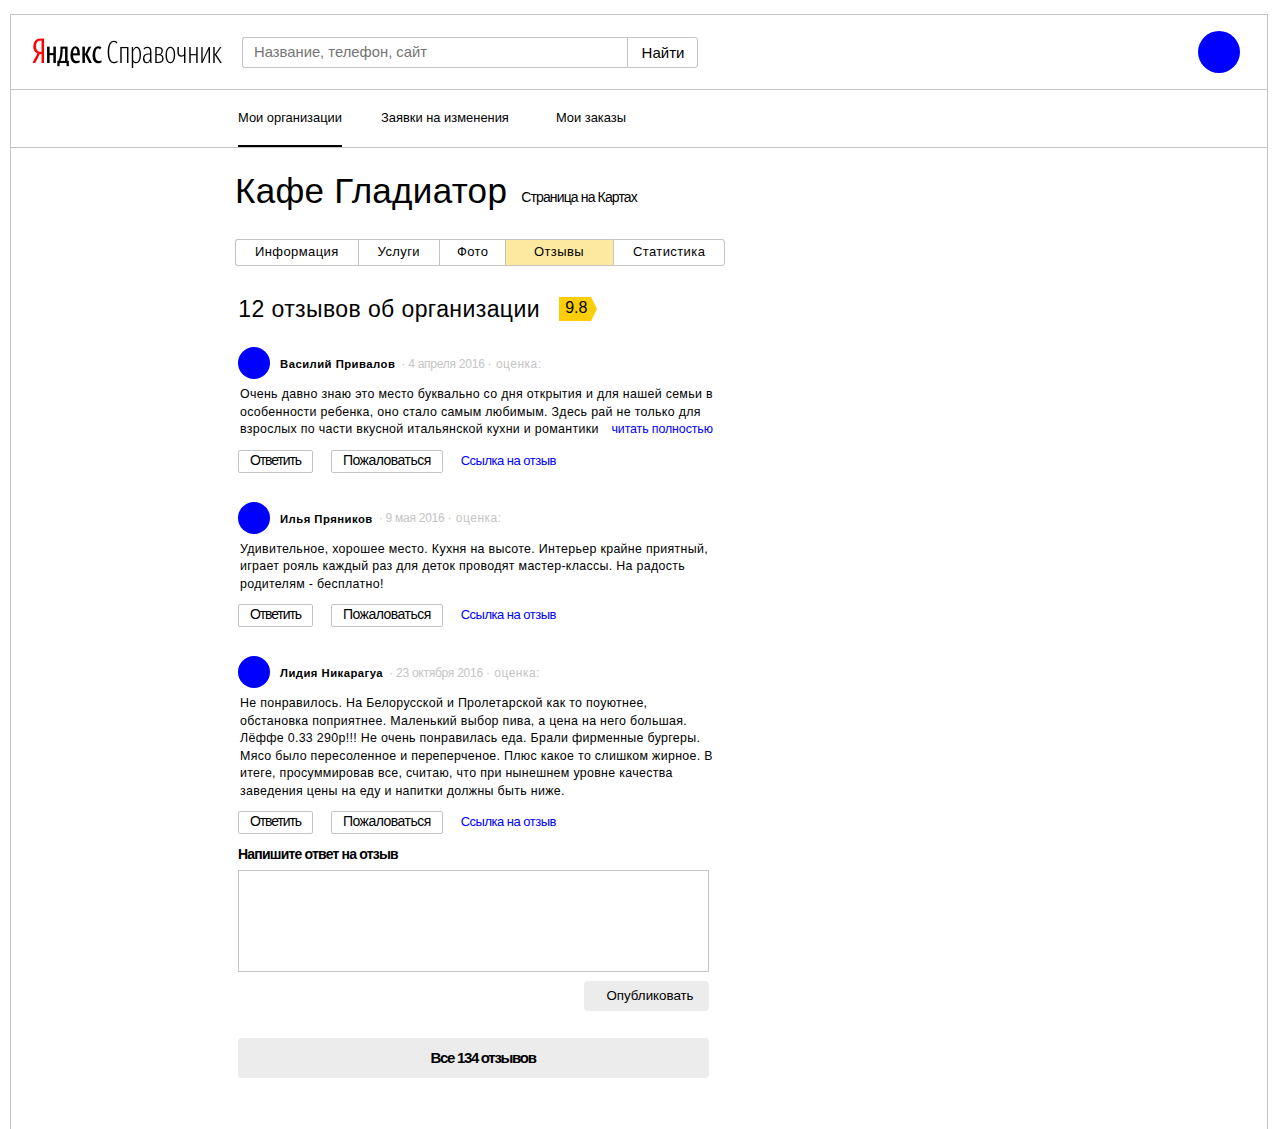
<file: index.html>
<!DOCTYPE html>
<html lang="rus">
<head>
    <meta charset="UTF-8">
    <meta name="viewport" content="width=device-width, initial-scale=1.0">
    <meta http-equiv="X-UA-Compatible" content="ie=edge">
    <link rel="stylesheet" href="f-style/stylesheet.css">
    <link rel="stylesheet" href="style.css">
    <link rel="stylesheet" href="https://use.fontawesome.com/releases/v5.7.2/css/all.css" integrity="sha384-fnmOCqbTlWIlj8LyTjo7mOUStjsKC4pOpQbqyi7RrhN7udi9RwhKkMHpvLbHG9Sr" crossorigin="anonymous">
    <title>Document</title>
</head>
<body>
    <header class="cap">
        <div class="header-top">
            <div class="header-search">
                <div class="header-logo">
                    <a class="Y-logo" href="#"> <img src="images/ya_logo.png" alt="" srcset=""></a>
                    <a class="handbook-logo" href="#"> <img src="images/handbook.png" alt="" srcset=""></a>
                </div>
                <div>
                    <form class="form-search" action="" method="get">
                        <input class="text-search" type="text" placeholder="Название, телефон, сайт" name="" >
                        <input class="submit-search" type="submit" value="Найти">
                    </form>
                </div>
            </div>
            <div class="profile"></div>
        </div>
        <nav class="header-nav">
            <ul class="nav-content">
                <li>
                    <label>
                        <input type="radio" name="nav-options" checked>
                        <P>Мои организации</P>
                    </label>
                </li>
                <li>
                    <label>
                        <input type="radio" name="nav-options">
                        <P>Заявки на изменения</P>
                    </label>
                </li>
                <li>
                    <label>
                        <input type="radio" name="nav-options">
                        <P>Мои заказы</P>
                    </label>
                </li>
            </ul>
        </nav>
    </header>
    <main>
        <header class="content">
            <section>
                <p class="organisation">Кафе Гладиатор</p>
                <a class="link-on-map" href="#">
                <i class="fas fa-map-marker-alt map-point"></i>
                <p class="on-maps">
                    Страница на Картах
                </p>
                </a>
            </section>
            <nav>
                <ul class="nav-content">
                        <li>
                            <label>
                                <input type="radio" name="content-nav-options" >
                                <P class="button-like">Информация</P>
                            </label>
                        </li>
                        <li>
                            <label>
                                <input type="radio" name="content-nav-options" >
                                <P class="button-like">Услуги</P>
                            </label>
                        </li>
                        <li>
                            <label>
                                <input type="radio" name="content-nav-options" >
                                <P class="button-like">Фото</P>
                            </label>
                        </li>
                        <li>
                            <label>
                                <input type="radio" name="content-nav-options" checked>
                                <P class="button-like">Отзывы</P>
                            </label>
                        </li>
                        <li>
                            <label>
                                <input type="radio" name="content-nav-options" >
                                <P class="button-like">Статистика</P>
                            </label>
                        </li>
                    </ul>
            </nav>
        </header>
        <section class="content feedback">
            <header>
                <p class="rating-val">12 отзывов об организации</p>
                <div class="rating"> 9.8 </div>
            </header>
            <article class="card">
                <header class="feedback-profile">
                    <div class="prof-image"></div>
                    <p class="profile-name">Василий Привалов</p>
                    <p class="feedback-date">· 4 апреля 2016</p>
                    <div class="feedback-mark">
                        <p>· оценка: </p>
                        <i class="far fa-thumbs-up like-mark"></i>
                    </div>
                </header>
                <section class="feedback-content">
                    <p class="coment">
                        Очень давно знаю это место буквально со дня открытия и для нашей семьи в
                        особенности ребенка, оно стало самым любимым. Здесь рай не только для 
                        взрослых по части вкусной итальянской кухни и романтики 
                        <font class="read-all" > читать полностью </font>
                    </p>
                </section>
                <footer class="feedback-interactive">
                        <button class="answer">Ответить</button>
                        <button class="report">Пожаловаться</button>
                        <font> Ссылка на отзыв </font>
                </footer>
            </article>
            <article class="card">
                    <header class="feedback-profile">
                        <div class="prof-image"></div>
                        <p class="profile-name">Илья Пряников</p>
                        <p class="feedback-date">· 9 мая 2016</p>
                        <div class="feedback-mark">
                            <p>· оценка: </p>
                            <i class="far fa-thumbs-up like-mark"></i>
                        </div>
                    </header>
                    <section class="feedback-content">
                        <p class="coment">
                                Удивительное, хорошее место. Кухня на высоте. 
                                Интерьер крайне приятный, играет рояль каждый 
                                раз для деток проводят мастер-классы. На радость 
                                родителям - бесплатно!
                        </p>
                    </section>
                    <footer class="feedback-interactive">
                            <button class="answer">Ответить</button>
                            <button class="report">Пожаловаться</button>
                            <font> Ссылка на отзыв </font>
                    </footer>
            </article>
            <article class="card">
                    <header class="feedback-profile">
                        <div class="prof-image"></div>
                        <p class="profile-name">Лидия Никарагуа</p>
                        <p class="feedback-date">· 23 октября 2016</p>
                        <div class="feedback-mark">
                            <p>· оценка: </p>
                            <i class="far fa-thumbs-down dis-mark"></i>
                        </div>
                    </header>
                    <section class="feedback-content">
                        <p class="coment">
                                Не понравилось. На Белорусской и Пролетарской как то поуютнее,
                                обстановка поприятнее. Маленький выбор пива, а цена на него большая.
                                Лёффе 0.33 290р!!! Не очень понравилась еда. Брали фирменные бургеры.
                                Мясо было пересоленное и переперченое. Плюс какое то слишком жирное.
                                В итеге, просуммировав все, считаю, что при нынешнем уровне качества
                                заведения цены на еду и напитки должны быть ниже. 
                        </p>
                    </section>
                    <footer class="feedback-interactive">
                            <button class="answer">Ответить</button>
                            <button class="report">Пожаловаться</button>
                            <font> Ссылка на отзыв </font>
                    </footer>
            </article>
        </section>
        <footer class="answer-field">
                <label >
                    <p>Напишите ответ на отзыв</p>
                    <section>
                        
                        <textarea></textarea><a href="#">
                        <i class="fas fa-times"></i></a>
                    </section>
                </label>
                <!--<div style=" margin-top: 9px; width: 474px; height: 149px;">-->
                    <button class="publick">Опубликовать</button>
                    <button class="all-comment"><b>Все 134 отзывов</b></button>
            </div>
    </footer>
    </main>
   
</body>
</html>
</file>
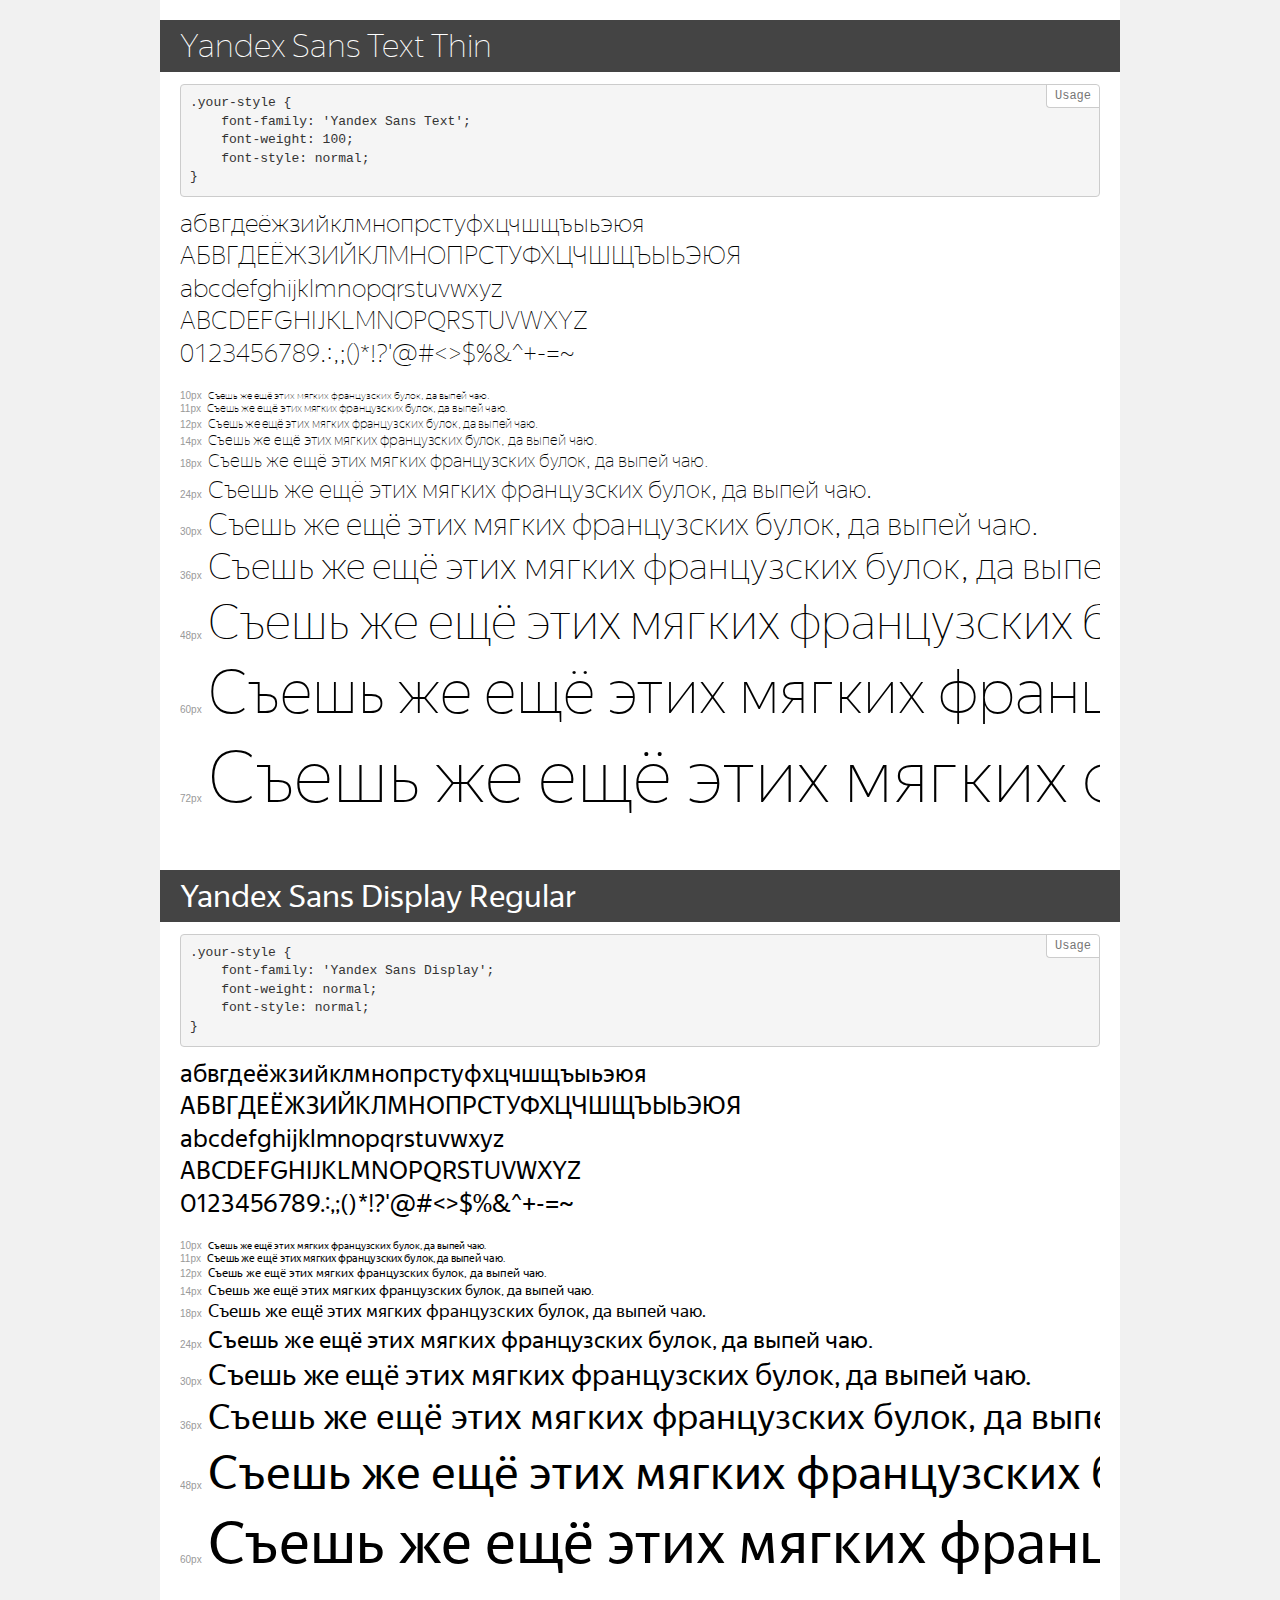
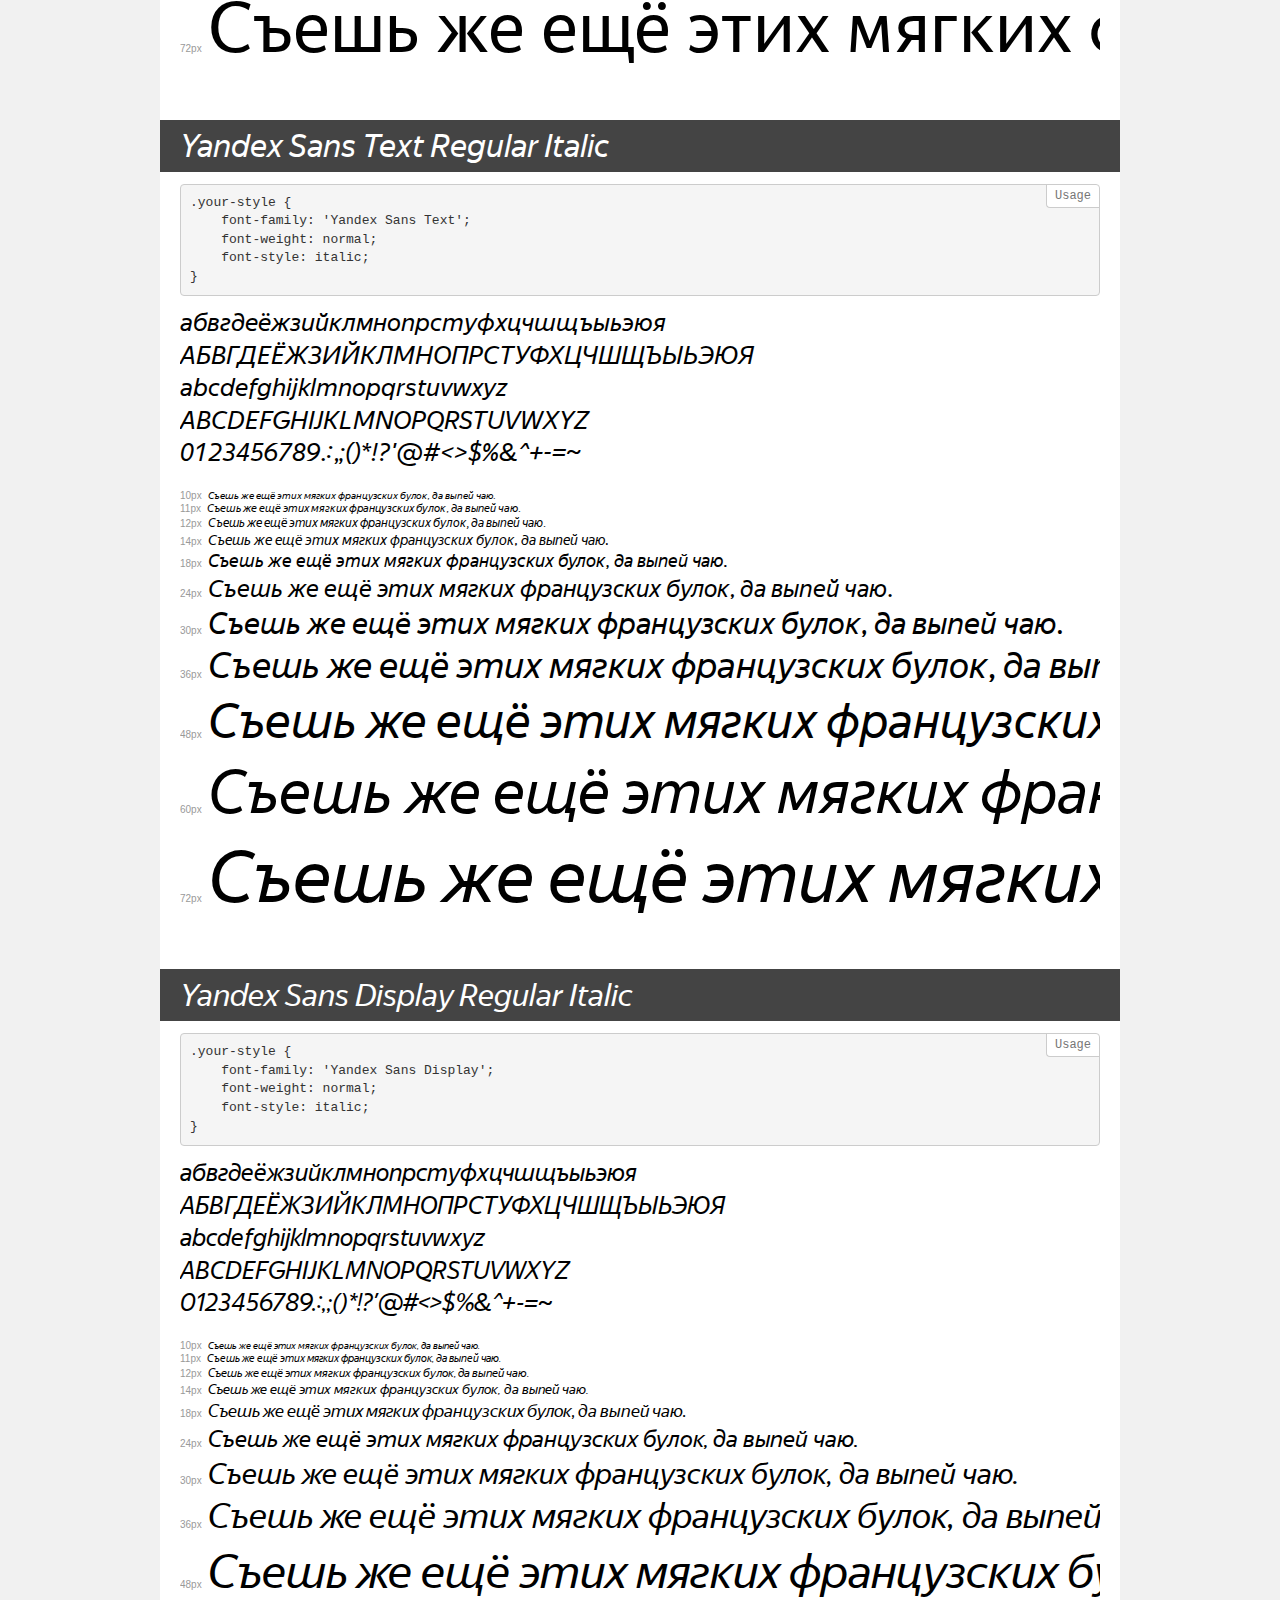
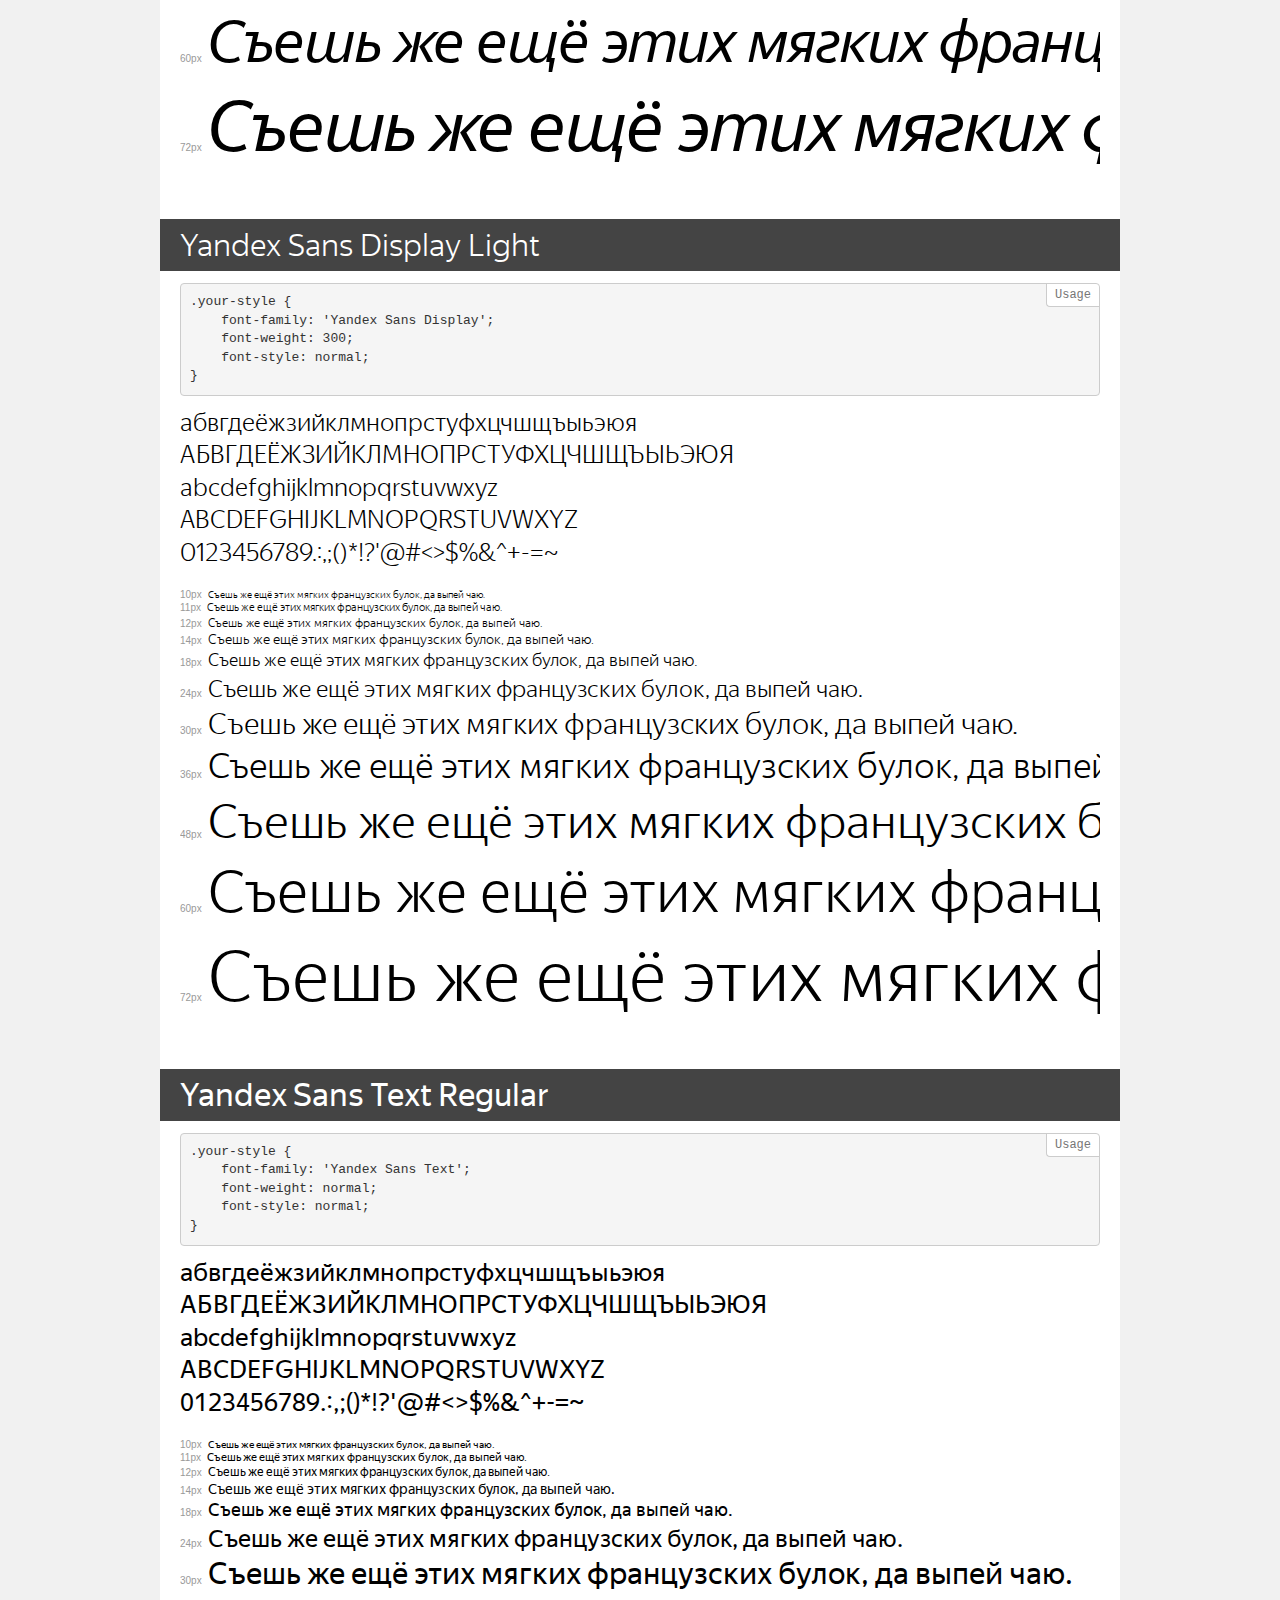
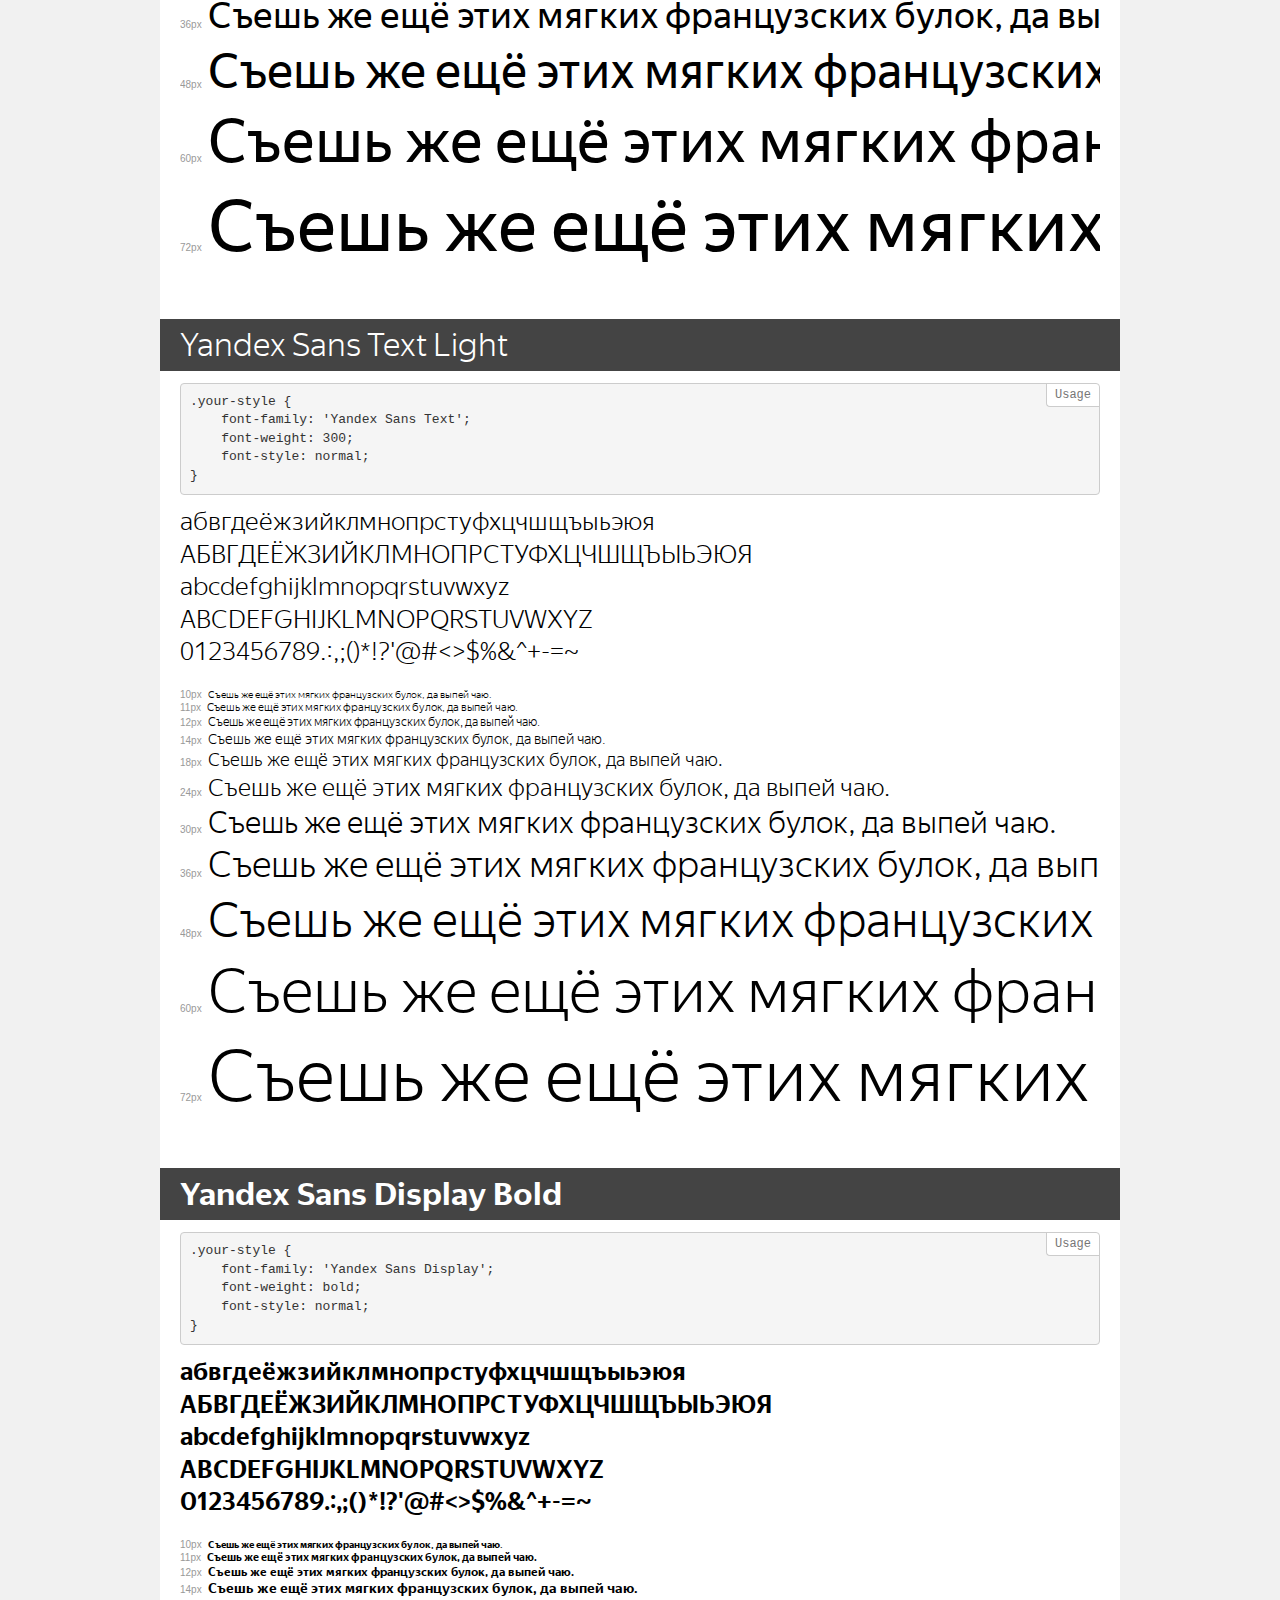
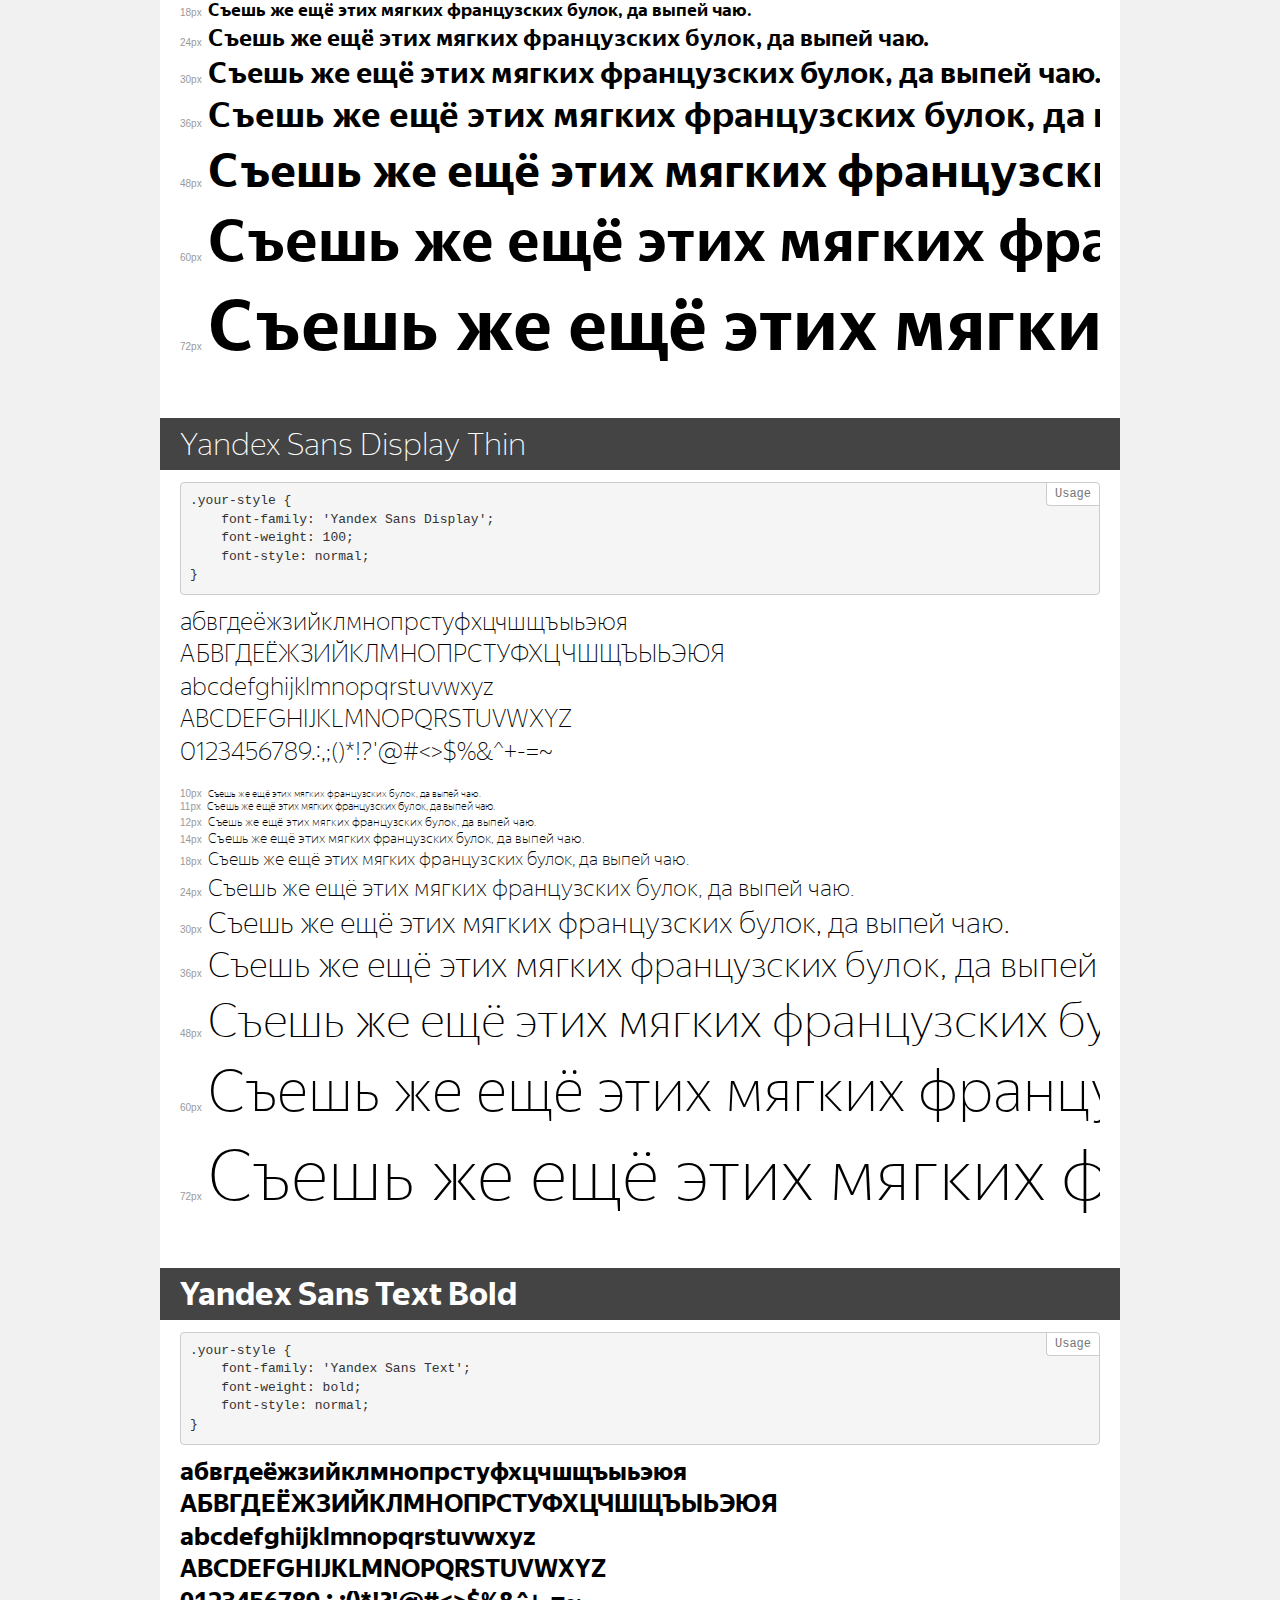
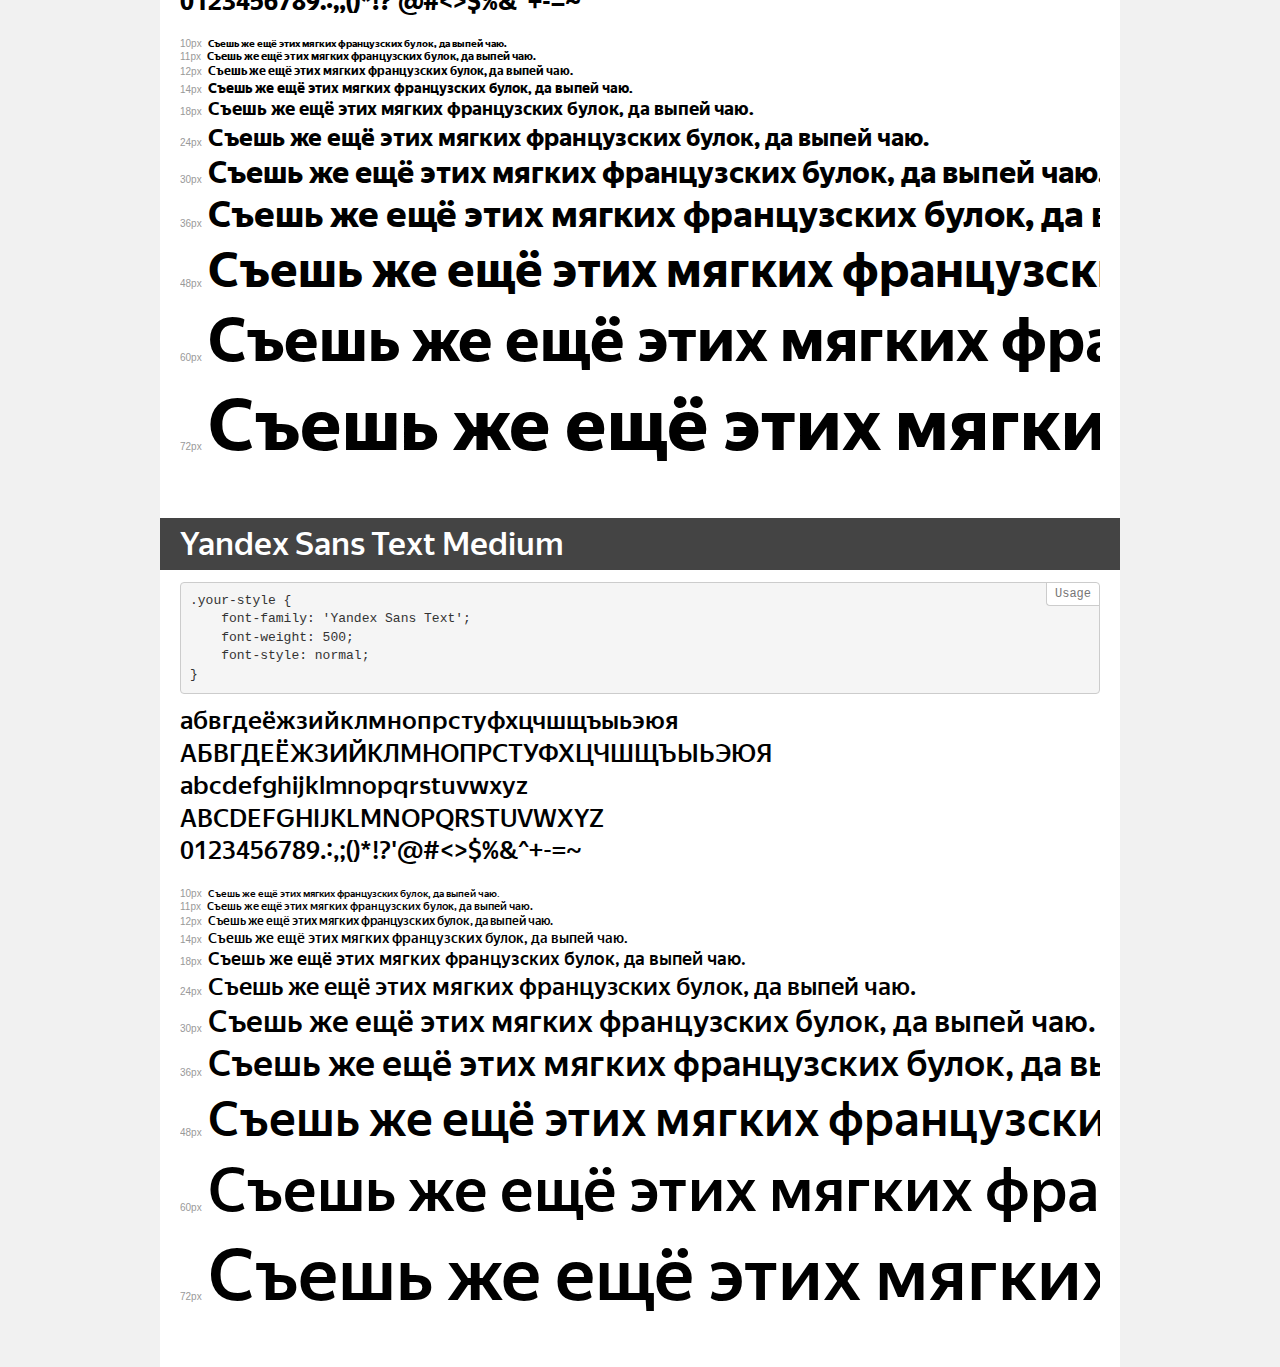
<file: f-style/demo.html>
<!DOCTYPE html>
<html>
<head>
    <meta charset="utf-8">
    <meta http-equiv="X-UA-Compatible" content="IE=edge">
    <meta name="viewport" content="width=device-width, initial-scale=1">
    <meta name="robots" content="noindex, noarchive">
    <meta name="format-detection" content="telephone=no">
    <title>Transfonter demo</title>
    <link href="stylesheet.css" rel="stylesheet">
    <style>
        /*
        http://meyerweb.com/eric/tools/css/reset/
        v2.0 | 20110126
        License: none (public domain)
        */
        html, body, div, span, applet, object, iframe,
        h1, h2, h3, h4, h5, h6, p, blockquote, pre,
        a, abbr, acronym, address, big, cite, code,
        del, dfn, em, img, ins, kbd, q, s, samp,
        small, strike, strong, sub, sup, tt, var,
        b, u, i, center,
        dl, dt, dd, ol, ul, li,
        fieldset, form, label, legend,
        table, caption, tbody, tfoot, thead, tr, th, td,
        article, aside, canvas, details, embed,
        figure, figcaption, footer, header, hgroup,
        menu, nav, output, ruby, section, summary,
        time, mark, audio, video {
            margin: 0;
            padding: 0;
            border: 0;
            font-size: 100%;
            font: inherit;
            vertical-align: baseline;
        }
        /* HTML5 display-role reset for older browsers */
        article, aside, details, figcaption, figure,
        footer, header, hgroup, menu, nav, section {
            display: block;
        }
        body {
            line-height: 1;
        }
        ol, ul {
            list-style: none;
        }
        blockquote, q {
            quotes: none;
        }
        blockquote:before, blockquote:after,
        q:before, q:after {
            content: '';
            content: none;
        }
        table {
            border-collapse: collapse;
            border-spacing: 0;
        }
        /* common styles */
        body {
            background: #f1f1f1;
            color: #000;
        }
        .page {
            background: #fff;
            width: 920px;
            margin: 0 auto;
            padding: 20px 20px 0 20px;
            overflow: hidden;
        }
        .font-container {
            overflow-x: auto;
            overflow-y: hidden;
            margin-bottom: 40px;
            line-height: 1.3;
            white-space: nowrap;
            padding-bottom: 5px;
        }
        h1 {
            position: relative;
            background: #444;
            font-size: 32px;
            color: #fff;
            padding: 10px 20px;
            margin: 0 -20px 12px -20px;
        }
        .letters {
            font-size: 25px;
            margin-bottom: 20px;
        }
        .s10:before {
            content: '10px';
        }
        .s11:before {
            content: '11px';
        }
        .s12:before {
            content: '12px';
        }
        .s14:before {
            content: '14px';
        }
        .s18:before {
            content: '18px';
        }
        .s24:before {
            content: '24px';
        }
        .s30:before {
            content: '30px';
        }
        .s36:before {
            content: '36px';
        }
        .s48:before {
            content: '48px';
        }
        .s60:before {
            content: '60px';
        }
        .s72:before {
            content: '72px';
        }
        .s10:before, .s11:before, .s12:before, .s14:before,
        .s18:before, .s24:before, .s30:before, .s36:before,
        .s48:before, .s60:before, .s72:before {
            font-family: Arial, sans-serif;
            font-size: 10px;
            font-weight: normal;
            font-style: normal;
            color: #999;
            padding-right: 6px;
        }
        pre {
            display: block;
            position: relative;
            padding: 9px;
            margin: 0 0 10px;
            font-family: Monaco, Menlo, Consolas, "Courier New", monospace !important;
            font-size: 13px;
            line-height: 1.428571429;
            color: #333;
            font-weight: normal !important;
            font-style: normal !important;
            background-color: #f5f5f5;
            border: 1px solid #ccc;
            overflow-x: auto;
            border-radius: 4px;
        }
        pre:after {
            display: block;
            position: absolute;
            right: 0;
            top: 0;
            content: 'Usage';
            line-height: 1;
            padding: 5px 8px;
            font-size: 12px;
            color: #767676;
            background-color: #fff;
            border: 1px solid #ccc;
            border-right: none;
            border-top: none;
            border-radius: 0 4px 0 4px;
            z-index: 10;
        }
        /* responsive */
        @media (max-width: 959px) {
            .page {
                width: auto;
                margin: 0;
            }
        }
    </style>
</head>
<body>
<div class="page">
    <div class="demo" style="font-family: 'Yandex Sans Text'; font-weight: 100; font-style: normal;">
        <h1>Yandex Sans Text Thin</h1>
        <pre>.your-style {
    font-family: 'Yandex Sans Text';
    font-weight: 100;
    font-style: normal;
}</pre>
        <div class="font-container">
            <p class="letters">
                абвгдеёжзийклмнопрстуфхцчшщъыьэюя<br>
АБВГДЕЁЖЗИЙКЛМНОПРСТУФХЦЧШЩЪЫЬЭЮЯ<br>
abcdefghijklmnopqrstuvwxyz<br>
ABCDEFGHIJKLMNOPQRSTUVWXYZ<br>
                0123456789.:,;()*!?'@#<>$%&^+-=~
            </p>
            <p class="s10" style="font-size: 10px;">Съешь же ещё этих мягких французских булок, да выпей чаю.</p>
            <p class="s11" style="font-size: 11px;">Съешь же ещё этих мягких французских булок, да выпей чаю.</p>
            <p class="s12" style="font-size: 12px;">Съешь же ещё этих мягких французских булок, да выпей чаю.</p>
            <p class="s14" style="font-size: 14px;">Съешь же ещё этих мягких французских булок, да выпей чаю.</p>
            <p class="s18" style="font-size: 18px;">Съешь же ещё этих мягких французских булок, да выпей чаю.</p>
            <p class="s24" style="font-size: 24px;">Съешь же ещё этих мягких французских булок, да выпей чаю.</p>
            <p class="s30" style="font-size: 30px;">Съешь же ещё этих мягких французских булок, да выпей чаю.</p>
            <p class="s36" style="font-size: 36px;">Съешь же ещё этих мягких французских булок, да выпей чаю.</p>
            <p class="s48" style="font-size: 48px;">Съешь же ещё этих мягких французских булок, да выпей чаю.</p>
            <p class="s60" style="font-size: 60px;">Съешь же ещё этих мягких французских булок, да выпей чаю.</p>
            <p class="s72" style="font-size: 72px;">Съешь же ещё этих мягких французских булок, да выпей чаю.</p>
        </div>
    </div>
    <div class="demo" style="font-family: 'Yandex Sans Display'; font-weight: normal; font-style: normal;">
        <h1>Yandex Sans Display Regular</h1>
        <pre>.your-style {
    font-family: 'Yandex Sans Display';
    font-weight: normal;
    font-style: normal;
}</pre>
        <div class="font-container">
            <p class="letters">
                абвгдеёжзийклмнопрстуфхцчшщъыьэюя<br>
АБВГДЕЁЖЗИЙКЛМНОПРСТУФХЦЧШЩЪЫЬЭЮЯ<br>
abcdefghijklmnopqrstuvwxyz<br>
ABCDEFGHIJKLMNOPQRSTUVWXYZ<br>
                0123456789.:,;()*!?'@#<>$%&^+-=~
            </p>
            <p class="s10" style="font-size: 10px;">Съешь же ещё этих мягких французских булок, да выпей чаю.</p>
            <p class="s11" style="font-size: 11px;">Съешь же ещё этих мягких французских булок, да выпей чаю.</p>
            <p class="s12" style="font-size: 12px;">Съешь же ещё этих мягких французских булок, да выпей чаю.</p>
            <p class="s14" style="font-size: 14px;">Съешь же ещё этих мягких французских булок, да выпей чаю.</p>
            <p class="s18" style="font-size: 18px;">Съешь же ещё этих мягких французских булок, да выпей чаю.</p>
            <p class="s24" style="font-size: 24px;">Съешь же ещё этих мягких французских булок, да выпей чаю.</p>
            <p class="s30" style="font-size: 30px;">Съешь же ещё этих мягких французских булок, да выпей чаю.</p>
            <p class="s36" style="font-size: 36px;">Съешь же ещё этих мягких французских булок, да выпей чаю.</p>
            <p class="s48" style="font-size: 48px;">Съешь же ещё этих мягких французских булок, да выпей чаю.</p>
            <p class="s60" style="font-size: 60px;">Съешь же ещё этих мягких французских булок, да выпей чаю.</p>
            <p class="s72" style="font-size: 72px;">Съешь же ещё этих мягких французских булок, да выпей чаю.</p>
        </div>
    </div>
    <div class="demo" style="font-family: 'Yandex Sans Text'; font-weight: normal; font-style: italic;">
        <h1>Yandex Sans Text Regular Italic</h1>
        <pre>.your-style {
    font-family: 'Yandex Sans Text';
    font-weight: normal;
    font-style: italic;
}</pre>
        <div class="font-container">
            <p class="letters">
                абвгдеёжзийклмнопрстуфхцчшщъыьэюя<br>
АБВГДЕЁЖЗИЙКЛМНОПРСТУФХЦЧШЩЪЫЬЭЮЯ<br>
abcdefghijklmnopqrstuvwxyz<br>
ABCDEFGHIJKLMNOPQRSTUVWXYZ<br>
                0123456789.:,;()*!?'@#<>$%&^+-=~
            </p>
            <p class="s10" style="font-size: 10px;">Съешь же ещё этих мягких французских булок, да выпей чаю.</p>
            <p class="s11" style="font-size: 11px;">Съешь же ещё этих мягких французских булок, да выпей чаю.</p>
            <p class="s12" style="font-size: 12px;">Съешь же ещё этих мягких французских булок, да выпей чаю.</p>
            <p class="s14" style="font-size: 14px;">Съешь же ещё этих мягких французских булок, да выпей чаю.</p>
            <p class="s18" style="font-size: 18px;">Съешь же ещё этих мягких французских булок, да выпей чаю.</p>
            <p class="s24" style="font-size: 24px;">Съешь же ещё этих мягких французских булок, да выпей чаю.</p>
            <p class="s30" style="font-size: 30px;">Съешь же ещё этих мягких французских булок, да выпей чаю.</p>
            <p class="s36" style="font-size: 36px;">Съешь же ещё этих мягких французских булок, да выпей чаю.</p>
            <p class="s48" style="font-size: 48px;">Съешь же ещё этих мягких французских булок, да выпей чаю.</p>
            <p class="s60" style="font-size: 60px;">Съешь же ещё этих мягких французских булок, да выпей чаю.</p>
            <p class="s72" style="font-size: 72px;">Съешь же ещё этих мягких французских булок, да выпей чаю.</p>
        </div>
    </div>
    <div class="demo" style="font-family: 'Yandex Sans Display'; font-weight: normal; font-style: italic;">
        <h1>Yandex Sans Display Regular Italic</h1>
        <pre>.your-style {
    font-family: 'Yandex Sans Display';
    font-weight: normal;
    font-style: italic;
}</pre>
        <div class="font-container">
            <p class="letters">
                абвгдеёжзийклмнопрстуфхцчшщъыьэюя<br>
АБВГДЕЁЖЗИЙКЛМНОПРСТУФХЦЧШЩЪЫЬЭЮЯ<br>
abcdefghijklmnopqrstuvwxyz<br>
ABCDEFGHIJKLMNOPQRSTUVWXYZ<br>
                0123456789.:,;()*!?'@#<>$%&^+-=~
            </p>
            <p class="s10" style="font-size: 10px;">Съешь же ещё этих мягких французских булок, да выпей чаю.</p>
            <p class="s11" style="font-size: 11px;">Съешь же ещё этих мягких французских булок, да выпей чаю.</p>
            <p class="s12" style="font-size: 12px;">Съешь же ещё этих мягких французских булок, да выпей чаю.</p>
            <p class="s14" style="font-size: 14px;">Съешь же ещё этих мягких французских булок, да выпей чаю.</p>
            <p class="s18" style="font-size: 18px;">Съешь же ещё этих мягких французских булок, да выпей чаю.</p>
            <p class="s24" style="font-size: 24px;">Съешь же ещё этих мягких французских булок, да выпей чаю.</p>
            <p class="s30" style="font-size: 30px;">Съешь же ещё этих мягких французских булок, да выпей чаю.</p>
            <p class="s36" style="font-size: 36px;">Съешь же ещё этих мягких французских булок, да выпей чаю.</p>
            <p class="s48" style="font-size: 48px;">Съешь же ещё этих мягких французских булок, да выпей чаю.</p>
            <p class="s60" style="font-size: 60px;">Съешь же ещё этих мягких французских булок, да выпей чаю.</p>
            <p class="s72" style="font-size: 72px;">Съешь же ещё этих мягких французских булок, да выпей чаю.</p>
        </div>
    </div>
    <div class="demo" style="font-family: 'Yandex Sans Display'; font-weight: 300; font-style: normal;">
        <h1>Yandex Sans Display Light</h1>
        <pre>.your-style {
    font-family: 'Yandex Sans Display';
    font-weight: 300;
    font-style: normal;
}</pre>
        <div class="font-container">
            <p class="letters">
                абвгдеёжзийклмнопрстуфхцчшщъыьэюя<br>
АБВГДЕЁЖЗИЙКЛМНОПРСТУФХЦЧШЩЪЫЬЭЮЯ<br>
abcdefghijklmnopqrstuvwxyz<br>
ABCDEFGHIJKLMNOPQRSTUVWXYZ<br>
                0123456789.:,;()*!?'@#<>$%&^+-=~
            </p>
            <p class="s10" style="font-size: 10px;">Съешь же ещё этих мягких французских булок, да выпей чаю.</p>
            <p class="s11" style="font-size: 11px;">Съешь же ещё этих мягких французских булок, да выпей чаю.</p>
            <p class="s12" style="font-size: 12px;">Съешь же ещё этих мягких французских булок, да выпей чаю.</p>
            <p class="s14" style="font-size: 14px;">Съешь же ещё этих мягких французских булок, да выпей чаю.</p>
            <p class="s18" style="font-size: 18px;">Съешь же ещё этих мягких французских булок, да выпей чаю.</p>
            <p class="s24" style="font-size: 24px;">Съешь же ещё этих мягких французских булок, да выпей чаю.</p>
            <p class="s30" style="font-size: 30px;">Съешь же ещё этих мягких французских булок, да выпей чаю.</p>
            <p class="s36" style="font-size: 36px;">Съешь же ещё этих мягких французских булок, да выпей чаю.</p>
            <p class="s48" style="font-size: 48px;">Съешь же ещё этих мягких французских булок, да выпей чаю.</p>
            <p class="s60" style="font-size: 60px;">Съешь же ещё этих мягких французских булок, да выпей чаю.</p>
            <p class="s72" style="font-size: 72px;">Съешь же ещё этих мягких французских булок, да выпей чаю.</p>
        </div>
    </div>
    <div class="demo" style="font-family: 'Yandex Sans Text'; font-weight: normal; font-style: normal;">
        <h1>Yandex Sans Text Regular</h1>
        <pre>.your-style {
    font-family: 'Yandex Sans Text';
    font-weight: normal;
    font-style: normal;
}</pre>
        <div class="font-container">
            <p class="letters">
                абвгдеёжзийклмнопрстуфхцчшщъыьэюя<br>
АБВГДЕЁЖЗИЙКЛМНОПРСТУФХЦЧШЩЪЫЬЭЮЯ<br>
abcdefghijklmnopqrstuvwxyz<br>
ABCDEFGHIJKLMNOPQRSTUVWXYZ<br>
                0123456789.:,;()*!?'@#<>$%&^+-=~
            </p>
            <p class="s10" style="font-size: 10px;">Съешь же ещё этих мягких французских булок, да выпей чаю.</p>
            <p class="s11" style="font-size: 11px;">Съешь же ещё этих мягких французских булок, да выпей чаю.</p>
            <p class="s12" style="font-size: 12px;">Съешь же ещё этих мягких французских булок, да выпей чаю.</p>
            <p class="s14" style="font-size: 14px;">Съешь же ещё этих мягких французских булок, да выпей чаю.</p>
            <p class="s18" style="font-size: 18px;">Съешь же ещё этих мягких французских булок, да выпей чаю.</p>
            <p class="s24" style="font-size: 24px;">Съешь же ещё этих мягких французских булок, да выпей чаю.</p>
            <p class="s30" style="font-size: 30px;">Съешь же ещё этих мягких французских булок, да выпей чаю.</p>
            <p class="s36" style="font-size: 36px;">Съешь же ещё этих мягких французских булок, да выпей чаю.</p>
            <p class="s48" style="font-size: 48px;">Съешь же ещё этих мягких французских булок, да выпей чаю.</p>
            <p class="s60" style="font-size: 60px;">Съешь же ещё этих мягких французских булок, да выпей чаю.</p>
            <p class="s72" style="font-size: 72px;">Съешь же ещё этих мягких французских булок, да выпей чаю.</p>
        </div>
    </div>
    <div class="demo" style="font-family: 'Yandex Sans Text'; font-weight: 300; font-style: normal;">
        <h1>Yandex Sans Text Light</h1>
        <pre>.your-style {
    font-family: 'Yandex Sans Text';
    font-weight: 300;
    font-style: normal;
}</pre>
        <div class="font-container">
            <p class="letters">
                абвгдеёжзийклмнопрстуфхцчшщъыьэюя<br>
АБВГДЕЁЖЗИЙКЛМНОПРСТУФХЦЧШЩЪЫЬЭЮЯ<br>
abcdefghijklmnopqrstuvwxyz<br>
ABCDEFGHIJKLMNOPQRSTUVWXYZ<br>
                0123456789.:,;()*!?'@#<>$%&^+-=~
            </p>
            <p class="s10" style="font-size: 10px;">Съешь же ещё этих мягких французских булок, да выпей чаю.</p>
            <p class="s11" style="font-size: 11px;">Съешь же ещё этих мягких французских булок, да выпей чаю.</p>
            <p class="s12" style="font-size: 12px;">Съешь же ещё этих мягких французских булок, да выпей чаю.</p>
            <p class="s14" style="font-size: 14px;">Съешь же ещё этих мягких французских булок, да выпей чаю.</p>
            <p class="s18" style="font-size: 18px;">Съешь же ещё этих мягких французских булок, да выпей чаю.</p>
            <p class="s24" style="font-size: 24px;">Съешь же ещё этих мягких французских булок, да выпей чаю.</p>
            <p class="s30" style="font-size: 30px;">Съешь же ещё этих мягких французских булок, да выпей чаю.</p>
            <p class="s36" style="font-size: 36px;">Съешь же ещё этих мягких французских булок, да выпей чаю.</p>
            <p class="s48" style="font-size: 48px;">Съешь же ещё этих мягких французских булок, да выпей чаю.</p>
            <p class="s60" style="font-size: 60px;">Съешь же ещё этих мягких французских булок, да выпей чаю.</p>
            <p class="s72" style="font-size: 72px;">Съешь же ещё этих мягких французских булок, да выпей чаю.</p>
        </div>
    </div>
    <div class="demo" style="font-family: 'Yandex Sans Display'; font-weight: bold; font-style: normal;">
        <h1>Yandex Sans Display Bold</h1>
        <pre>.your-style {
    font-family: 'Yandex Sans Display';
    font-weight: bold;
    font-style: normal;
}</pre>
        <div class="font-container">
            <p class="letters">
                абвгдеёжзийклмнопрстуфхцчшщъыьэюя<br>
АБВГДЕЁЖЗИЙКЛМНОПРСТУФХЦЧШЩЪЫЬЭЮЯ<br>
abcdefghijklmnopqrstuvwxyz<br>
ABCDEFGHIJKLMNOPQRSTUVWXYZ<br>
                0123456789.:,;()*!?'@#<>$%&^+-=~
            </p>
            <p class="s10" style="font-size: 10px;">Съешь же ещё этих мягких французских булок, да выпей чаю.</p>
            <p class="s11" style="font-size: 11px;">Съешь же ещё этих мягких французских булок, да выпей чаю.</p>
            <p class="s12" style="font-size: 12px;">Съешь же ещё этих мягких французских булок, да выпей чаю.</p>
            <p class="s14" style="font-size: 14px;">Съешь же ещё этих мягких французских булок, да выпей чаю.</p>
            <p class="s18" style="font-size: 18px;">Съешь же ещё этих мягких французских булок, да выпей чаю.</p>
            <p class="s24" style="font-size: 24px;">Съешь же ещё этих мягких французских булок, да выпей чаю.</p>
            <p class="s30" style="font-size: 30px;">Съешь же ещё этих мягких французских булок, да выпей чаю.</p>
            <p class="s36" style="font-size: 36px;">Съешь же ещё этих мягких французских булок, да выпей чаю.</p>
            <p class="s48" style="font-size: 48px;">Съешь же ещё этих мягких французских булок, да выпей чаю.</p>
            <p class="s60" style="font-size: 60px;">Съешь же ещё этих мягких французских булок, да выпей чаю.</p>
            <p class="s72" style="font-size: 72px;">Съешь же ещё этих мягких французских булок, да выпей чаю.</p>
        </div>
    </div>
    <div class="demo" style="font-family: 'Yandex Sans Display'; font-weight: 100; font-style: normal;">
        <h1>Yandex Sans Display Thin</h1>
        <pre>.your-style {
    font-family: 'Yandex Sans Display';
    font-weight: 100;
    font-style: normal;
}</pre>
        <div class="font-container">
            <p class="letters">
                абвгдеёжзийклмнопрстуфхцчшщъыьэюя<br>
АБВГДЕЁЖЗИЙКЛМНОПРСТУФХЦЧШЩЪЫЬЭЮЯ<br>
abcdefghijklmnopqrstuvwxyz<br>
ABCDEFGHIJKLMNOPQRSTUVWXYZ<br>
                0123456789.:,;()*!?'@#<>$%&^+-=~
            </p>
            <p class="s10" style="font-size: 10px;">Съешь же ещё этих мягких французских булок, да выпей чаю.</p>
            <p class="s11" style="font-size: 11px;">Съешь же ещё этих мягких французских булок, да выпей чаю.</p>
            <p class="s12" style="font-size: 12px;">Съешь же ещё этих мягких французских булок, да выпей чаю.</p>
            <p class="s14" style="font-size: 14px;">Съешь же ещё этих мягких французских булок, да выпей чаю.</p>
            <p class="s18" style="font-size: 18px;">Съешь же ещё этих мягких французских булок, да выпей чаю.</p>
            <p class="s24" style="font-size: 24px;">Съешь же ещё этих мягких французских булок, да выпей чаю.</p>
            <p class="s30" style="font-size: 30px;">Съешь же ещё этих мягких французских булок, да выпей чаю.</p>
            <p class="s36" style="font-size: 36px;">Съешь же ещё этих мягких французских булок, да выпей чаю.</p>
            <p class="s48" style="font-size: 48px;">Съешь же ещё этих мягких французских булок, да выпей чаю.</p>
            <p class="s60" style="font-size: 60px;">Съешь же ещё этих мягких французских булок, да выпей чаю.</p>
            <p class="s72" style="font-size: 72px;">Съешь же ещё этих мягких французских булок, да выпей чаю.</p>
        </div>
    </div>
    <div class="demo" style="font-family: 'Yandex Sans Text'; font-weight: bold; font-style: normal;">
        <h1>Yandex Sans Text Bold</h1>
        <pre>.your-style {
    font-family: 'Yandex Sans Text';
    font-weight: bold;
    font-style: normal;
}</pre>
        <div class="font-container">
            <p class="letters">
                абвгдеёжзийклмнопрстуфхцчшщъыьэюя<br>
АБВГДЕЁЖЗИЙКЛМНОПРСТУФХЦЧШЩЪЫЬЭЮЯ<br>
abcdefghijklmnopqrstuvwxyz<br>
ABCDEFGHIJKLMNOPQRSTUVWXYZ<br>
                0123456789.:,;()*!?'@#<>$%&^+-=~
            </p>
            <p class="s10" style="font-size: 10px;">Съешь же ещё этих мягких французских булок, да выпей чаю.</p>
            <p class="s11" style="font-size: 11px;">Съешь же ещё этих мягких французских булок, да выпей чаю.</p>
            <p class="s12" style="font-size: 12px;">Съешь же ещё этих мягких французских булок, да выпей чаю.</p>
            <p class="s14" style="font-size: 14px;">Съешь же ещё этих мягких французских булок, да выпей чаю.</p>
            <p class="s18" style="font-size: 18px;">Съешь же ещё этих мягких французских булок, да выпей чаю.</p>
            <p class="s24" style="font-size: 24px;">Съешь же ещё этих мягких французских булок, да выпей чаю.</p>
            <p class="s30" style="font-size: 30px;">Съешь же ещё этих мягких французских булок, да выпей чаю.</p>
            <p class="s36" style="font-size: 36px;">Съешь же ещё этих мягких французских булок, да выпей чаю.</p>
            <p class="s48" style="font-size: 48px;">Съешь же ещё этих мягких французских булок, да выпей чаю.</p>
            <p class="s60" style="font-size: 60px;">Съешь же ещё этих мягких французских булок, да выпей чаю.</p>
            <p class="s72" style="font-size: 72px;">Съешь же ещё этих мягких французских булок, да выпей чаю.</p>
        </div>
    </div>
    <div class="demo" style="font-family: 'Yandex Sans Text'; font-weight: 500; font-style: normal;">
        <h1>Yandex Sans Text Medium</h1>
        <pre>.your-style {
    font-family: 'Yandex Sans Text';
    font-weight: 500;
    font-style: normal;
}</pre>
        <div class="font-container">
            <p class="letters">
                абвгдеёжзийклмнопрстуфхцчшщъыьэюя<br>
АБВГДЕЁЖЗИЙКЛМНОПРСТУФХЦЧШЩЪЫЬЭЮЯ<br>
abcdefghijklmnopqrstuvwxyz<br>
ABCDEFGHIJKLMNOPQRSTUVWXYZ<br>
                0123456789.:,;()*!?'@#<>$%&^+-=~
            </p>
            <p class="s10" style="font-size: 10px;">Съешь же ещё этих мягких французских булок, да выпей чаю.</p>
            <p class="s11" style="font-size: 11px;">Съешь же ещё этих мягких французских булок, да выпей чаю.</p>
            <p class="s12" style="font-size: 12px;">Съешь же ещё этих мягких французских булок, да выпей чаю.</p>
            <p class="s14" style="font-size: 14px;">Съешь же ещё этих мягких французских булок, да выпей чаю.</p>
            <p class="s18" style="font-size: 18px;">Съешь же ещё этих мягких французских булок, да выпей чаю.</p>
            <p class="s24" style="font-size: 24px;">Съешь же ещё этих мягких французских булок, да выпей чаю.</p>
            <p class="s30" style="font-size: 30px;">Съешь же ещё этих мягких французских булок, да выпей чаю.</p>
            <p class="s36" style="font-size: 36px;">Съешь же ещё этих мягких французских булок, да выпей чаю.</p>
            <p class="s48" style="font-size: 48px;">Съешь же ещё этих мягких французских булок, да выпей чаю.</p>
            <p class="s60" style="font-size: 60px;">Съешь же ещё этих мягких французских булок, да выпей чаю.</p>
            <p class="s72" style="font-size: 72px;">Съешь же ещё этих мягких французских булок, да выпей чаю.</p>
        </div>
    </div>
</div>
</body>
</html>
</file>
<file: f-style/stylesheet.css>
@font-face {
    font-family: 'Yandex Sans Text';
    src: url('YandexSansText-Thin.eot');
    src: local('Yandex Sans Text Thin'), local('YandexSansText-Thin'),
        url('YandexSansText-Thin.eot?#iefix') format('embedded-opentype'),
        url('YandexSansText-Thin.woff2') format('woff2'),
        url('YandexSansText-Thin.woff') format('woff'),
        url('YandexSansText-Thin.ttf') format('truetype');
    font-weight: 100;
    font-style: normal;
}

@font-face {
    font-family: 'Yandex Sans Display';
    src: url('YandexSansDisplay-Regular.eot');
    src: local('Yandex Sans Display Regular'), local('YandexSansDisplay-Regular'),
        url('YandexSansDisplay-Regular.eot?#iefix') format('embedded-opentype'),
        url('YandexSansDisplay-Regular.woff2') format('woff2'),
        url('YandexSansDisplay-Regular.woff') format('woff'),
        url('YandexSansDisplay-Regular.ttf') format('truetype');
    font-weight: normal;
    font-style: normal;
}

@font-face {
    font-family: 'Yandex Sans Text';
    src: url('YandexSansText-RegularItalic.eot');
    src: local('Yandex Sans Text Regular Italic'), local('YandexSansText-RegularItalic'),
        url('YandexSansText-RegularItalic.eot?#iefix') format('embedded-opentype'),
        url('YandexSansText-RegularItalic.woff2') format('woff2'),
        url('YandexSansText-RegularItalic.woff') format('woff'),
        url('YandexSansText-RegularItalic.ttf') format('truetype');
    font-weight: normal;
    font-style: italic;
}

@font-face {
    font-family: 'Yandex Sans Display';
    src: url('YandexSansDisplay-RegularItalic.eot');
    src: local('Yandex Sans Display Regular Italic'), local('YandexSansDisplay-RegularItalic'),
        url('YandexSansDisplay-RegularItalic.eot?#iefix') format('embedded-opentype'),
        url('YandexSansDisplay-RegularItalic.woff2') format('woff2'),
        url('YandexSansDisplay-RegularItalic.woff') format('woff'),
        url('YandexSansDisplay-RegularItalic.ttf') format('truetype');
    font-weight: normal;
    font-style: italic;
}

@font-face {
    font-family: 'Yandex Sans Display';
    src: url('YandexSansDisplay-Light.eot');
    src: local('Yandex Sans Display Light'), local('YandexSansDisplay-Light'),
        url('YandexSansDisplay-Light.eot?#iefix') format('embedded-opentype'),
        url('YandexSansDisplay-Light.woff2') format('woff2'),
        url('YandexSansDisplay-Light.woff') format('woff'),
        url('YandexSansDisplay-Light.ttf') format('truetype');
    font-weight: 300;
    font-style: normal;
}

@font-face {
    font-family: 'Yandex Sans Text';
    src: url('YandexSansText-Regular.eot');
    src: local('Yandex Sans Text Regular'), local('YandexSansText-Regular'),
        url('YandexSansText-Regular.eot?#iefix') format('embedded-opentype'),
        url('YandexSansText-Regular.woff2') format('woff2'),
        url('YandexSansText-Regular.woff') format('woff'),
        url('YandexSansText-Regular.ttf') format('truetype');
    font-weight: normal;
    font-style: normal;
}

@font-face {
    font-family: 'Yandex Sans Text';
    src: url('YandexSansText-Light.eot');
    src: local('Yandex Sans Text Light'), local('YandexSansText-Light'),
        url('YandexSansText-Light.eot?#iefix') format('embedded-opentype'),
        url('YandexSansText-Light.woff2') format('woff2'),
        url('YandexSansText-Light.woff') format('woff'),
        url('YandexSansText-Light.ttf') format('truetype');
    font-weight: 300;
    font-style: normal;
}

@font-face {
    font-family: 'Yandex Sans Display';
    src: url('YandexSansDisplay-Bold.eot');
    src: local('Yandex Sans Display Bold'), local('YandexSansDisplay-Bold'),
        url('YandexSansDisplay-Bold.eot?#iefix') format('embedded-opentype'),
        url('YandexSansDisplay-Bold.woff2') format('woff2'),
        url('YandexSansDisplay-Bold.woff') format('woff'),
        url('YandexSansDisplay-Bold.ttf') format('truetype');
    font-weight: bold;
    font-style: normal;
}

@font-face {
    font-family: 'Yandex Sans Display';
    src: url('YandexSansDisplay-Thin.eot');
    src: local('Yandex Sans Display Thin'), local('YandexSansDisplay-Thin'),
        url('YandexSansDisplay-Thin.eot?#iefix') format('embedded-opentype'),
        url('YandexSansDisplay-Thin.woff2') format('woff2'),
        url('YandexSansDisplay-Thin.woff') format('woff'),
        url('YandexSansDisplay-Thin.ttf') format('truetype');
    font-weight: 100;
    font-style: normal;
}

@font-face {
    font-family: 'Yandex Sans Text';
    src: url('YandexSansText-Bold.eot');
    src: local('Yandex Sans Text Bold'), local('YandexSansText-Bold'),
        url('YandexSansText-Bold.eot?#iefix') format('embedded-opentype'),
        url('YandexSansText-Bold.woff2') format('woff2'),
        url('YandexSansText-Bold.woff') format('woff'),
        url('YandexSansText-Bold.ttf') format('truetype');
    font-weight: bold;
    font-style: normal;
}

@font-face {
    font-family: 'Yandex Sans Text';
    src: url('YandexSansText-Medium.eot');
    src: local('Yandex Sans Text Medium'), local('YandexSansText-Medium'),
        url('YandexSansText-Medium.eot?#iefix') format('embedded-opentype'),
        url('YandexSansText-Medium.woff2') format('woff2'),
        url('YandexSansText-Medium.woff') format('woff'),
        url('YandexSansText-Medium.ttf') format('truetype');
    font-weight: 500;
    font-style: normal;
}
</file>
<file: style.css>
body {

    font-family: Arial, Helvetica, sans-serif;
    /*Yandex Sans Text Thin*/
    font-weight: 400;
    font-style: normal; 
    margin: 0;
    padding: 14px 12px 0 10px;
    box-sizing: border-box;
}

a {
    text-decoration: none;
    color: black;
}

.cap {
    display: flex;
    flex-direction: column;
    border: 1px solid rgb(196, 196, 196);
   /* width: 100%;*/

}

.Y-logo p {
    font-size: 20px;
}

.header-logo {
    display: flex;
    padding-top: 6px;
    align-items: center;
    justify-content: space-between;
    width: 189px;

}

.header-top {
    display: flex;
    border-bottom: 1px solid rgb(196, 196, 196);;
    width: 100%;
    height: 74px;
    align-items: center;
}

.header-search {
    display: flex;
    margin-left: 22px;
    align-items: center;
    justify-content: space-between;
    width: 665px;;
}

.form-search {
    display: flex;
}

.text-search {
    width: 388px;
    height: 31px;
    padding: 0 11px;
    font-size: 14.8px;
    border: 1px solid rgb(196, 196, 196);
    border-right: 0;
    border-radius: 3px 0 0 3px;
    box-sizing: border-box;
}

.submit-search {
    width: 71px;
    height: 31px;
    margin-left: -3px;
    padding-top: 1px;
    padding-left: 7px;
    border: 1px solid rgb(196, 196, 196);
    border-radius: 0 3px 3px 0;
    background-color: white;
    font-size: 15px;
}

.profile {
    margin-left: auto;
    margin-right: 27px;
    /* border: 1px black solid; */
    width: 42px;
    height: 42px;
    background-color: blue;
    border-radius: 50%;
}

.header-nav {
    width: 100%;
}

.nav-content {
    display: flex;
    margin: 0;
    padding: 0;
}

.header-nav  .nav-content{
    width: 388px;
    height: 57px;
    margin-left: 227px;
    margin-right: auto;
    justify-content: space-between;
}

li {
    list-style-type: none;
    display: flex; 
}

input[type="radio"] {
    display: none;
}

label {
    display: flex; 
}

.header-nav p {
    display: flex;
    align-items: center;
    margin: 0;
    font-size: 12.9px;
    border-bottom: 2px solid white;
}

.header-nav li:nth-of-type(2) p{
    margin-right: 8px;
}

.header-nav input:checked +p {
    border-bottom: 2px solid black;
}


main {
    display: flex;
    flex-direction: column;
    box-sizing: border-box;
    justify-content: space-between;
    width: 100%;

    border: 1px solid rgb(196, 196, 196);
    border-top: 0; 
    border-bottom: 0;
}



.content {
    display: flex;
    flex-direction: column;
    margin: 0;
    padding: 0;
    width: 478px;
    margin-left: 224px;
    
}

.feedback {
    justify-content: space-between;
    /*background-color: yellowgreen;*/
}

header.content {
    height: 118px;
    justify-content: space-between;
}

header.content section {
    display: flex;
    align-items: center;
    height: 85px;
}

.organisation {
    font-size: 35px;
    letter-spacing: 0.3px;
}

.link-on-map {
    display: flex;
    align-items: center;
    font-size: 14px;
    margin-top: 11px;
    margin-left: 9px;
    letter-spacing: 0px;
}



.map-point {
    color: blue;
    margin-right: 5px;
    font-size: 11px;

}

.on-maps {
    margin-top: 16px;
    letter-spacing: -0.86px;
}

main .nav-content {
    height: 27px;
}

main .nav-content p.button-like {
    box-sizing: border-box;
    margin: 0;
    padding: 4px 19px;
    font-size: 13px;
    border-right: 0;
    letter-spacing: 0.4px;
}

main .nav-content li:nth-last-of-type(3) p.button-like {
    padding: 4px 17px;
}

main .nav-content input:checked +p {
    background-color: #fde9a0;
    padding-left: 27.5px;
    padding-right: 29px;
}

main .nav-content li:first-of-type p.button-like {
    border-radius: 3px 0 0 3px;
}

main .nav-content li:last-of-type p.button-like {
    border-radius: 0 3px 3px 0;
    border: 1px solid rgb(196, 196, 196);
}

.button-like {
    border: 1px solid rgb(196, 196, 196); 
}

.feedback header {
    display: flex;
    align-items: flex-end;
    height: 56px;
    margin-bottom: 1px;
}

.rating-val {
    margin: 0 3.3px -1.3px;
    font-size: 23px;
    letter-spacing: 0.4px;
}

.rating {
    background-color: #fdcd07;
    height: 24px;
    width: 32px;
    margin-bottom: 1px;
    margin-left: 16px;
    padding: 2px 0 0 6px;
    box-sizing: border-box;
}

.rating::after {
    content: "";
    font-size: 0;
    border: 12px solid transparent;
    border-left: 6px solid #fdcd07;
    position: absolute;
    margin-top: -2px;
    margin-left: 3.7px;
    box-sizing: border-box;
}

.card {
    display: flex;
    flex-direction: column;
    font-size: 12px;
    letter-spacing: 0.4px;
    margin-top: 24px;
    margin-bottom: 5px;
}

.card .feedback-profile{
    display: flex;
    align-items: center;
    width: 333px;
    height: 32px;
    margin-left: 3px;
    font-size: 12px;
    color: rgb(196, 196, 196); 
    letter-spacing: 0.4px;
    margin-bottom: 7px;
}

.prof-image{
    width: 32px;
    height: 32px;
    background-color: blue;
    border-radius: 50%;
}

.profile-name{
    margin-left: 10px;
    font-weight: bold;
    font-size: 11.3px;
    color: black;
    padding-top: 2px;
    letter-spacing: 0.47px;
}

.feedback-date{
    margin-left: 6px;
    letter-spacing: -0.25px;
    padding-top: 1px;
}

.feedback-mark{
    display: flex;
    margin-left: 3px;
    letter-spacing: 0.5px;
    margin-top: 1px;
}

.like-mark {
    color: #fdcd07;
}

.like-mark {
    margin-left: 5px;
    font-size: 22px;
    margin-top: 5px;
}

.coment {
    margin: 0;
    margin-left: 5px;
    font-size: 12.4px;
    letter-spacing: 0.32px;
    line-height: 17.5px;
}

.read-all {
    color: blue;
    margin-left: 9px;
    letter-spacing: -0.1px;
}

.feedback-interactive {
    display: flex;
    justify-content: space-between;
    width: 318px;
    margin: 11px 0 0 3px;
}

.feedback-interactive button {
    display: flex;
    height: 23px;
    font-size: 14px;
    letter-spacing: -1.1px;
    border: 1px solid rgb(196, 196, 196);
    background-color: white;
    border-radius: 2px;
    padding: 1px 11px;
}

/*.answer {

    width: 75px;
    
    padding: 2px 9px;
}*/

button.report {
    letter-spacing: -0.5px;
}

.feedback-interactive font {
    color: blue;
    font-size: 13px;
    letter-spacing: -0.5px;
    padding-top: 3px;
}

.dis-mark {
    color: red;
}

.dis-mark {
    margin-left: 5px;
    font-size: 22px;
    margin-top: 5px;
}

.answer-field {
    display: flex;
    flex-direction: column;
    margin-top: -3px;
    margin-left: 227px;
    width: 471px;
    margin-bottom: 51px;
}

.answer-field p{
    letter-spacing: -0.8px;
    font-family: sans-serif;
    font-size: 14px;
    margin: 10px 0 8px;
    font-weight: bold;
}

.answer-field label{
    display: flex;
    flex-direction: column;
}

.answer-field label section{
    display: flex;
    border: 1px solid rgb(196, 196, 196);

}

.answer-field a{
    align-self: flex-start;
    margin: 3px 7px 0 0;
    font-size: 21px;
}

.answer-field textarea{
    border: 0; 
    width: 474px; 
    height: 96px;
    resize: none;
}

.publick {
    border: 1px rgb(236, 236, 236) solid;
    background-color: rgb(236, 236, 236);
    border-radius: 4px;
    margin-top: 9px;
    height: 30px;
    align-self: flex-end;
    width: 125px;
    padding-left: 13px;
    padding-bottom: 2px;  
}

.all-comment {
    border: 0;
    background-color: rgb(236, 236, 236);
    border-radius: 4px;
    height: 40px;
    margin-top: 27px;
    display: flex;
    justify-content: center;
    align-items: center;
    font-size: 15px;
    letter-spacing: -1.3px;
    padding-left: 25px;
    padding-bottom: 3px;
}

.card button:hover {
    background-color: #fde9a0;
}

.answer-field button:hover {
    background-color: rgb(170, 170, 170);
}
/*<i class="fas fa-times"></i>*/

/*marg: 26,5
/*background-color: yellowgreen;*/

/*like
<i class="far fa-thumbs-up"></i>
dis
<i class="far fa-thumbs-down"></i>*/
</file>
